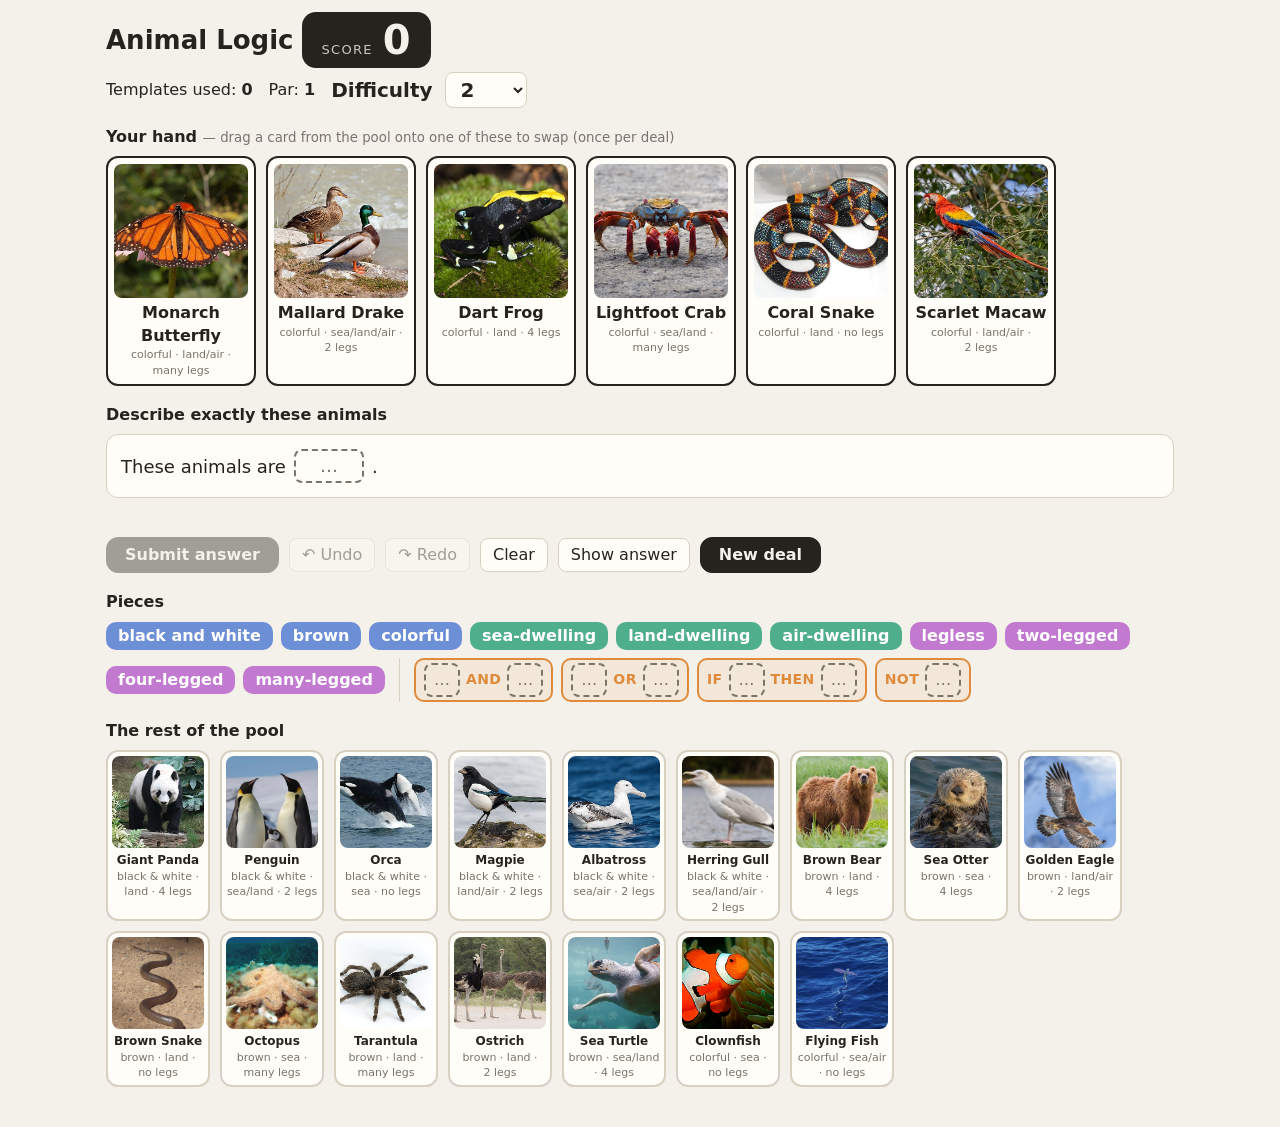
<file: index.html>
<!doctype html>
<html lang="en">
<head>
<meta charset="utf-8">
<meta name="viewport" content="width=device-width, initial-scale=1">
<title>Animal Logic</title>
<link rel="stylesheet" href="style.css">
</head>
<body>
<header>
  <h1>Animal Logic</h1>
  <div id="scorebadge"><span class="lbl">Score</span><b id="total">0</b></div>
</header>
<div id="scorebar">
  <span>Templates used: <b id="score">0</b></span>
  <span>Par: <b id="par">…</b></span>
  <label id="difflabel">Difficulty <select id="difficulty"><option value="mix">Mix</option><option>1</option><option selected>2</option><option>3</option><option>4</option></select></label>
</div>

<section>
  <h2>Your hand <small id="swaphint">— drag a card from the pool onto one of these to swap (once per deal)</small></h2>
  <div id="hand" class="cards big"></div>
</section>

<section>
  <h2>Describe exactly these animals</h2>
  <div id="sentence"><span class="lead">These animals are</span><div id="workspace"></div><span class="lead">.</span></div>
  <div id="status"></div>
  <div id="toolbar">
    <button id="submit" class="primary">Submit answer</button>
    <button id="undo" title="Undo (Ctrl/Cmd+Z)">↶ Undo</button>
    <button id="redo" title="Redo (Ctrl/Cmd+Shift+Z)">↷ Redo</button>
    <button id="clear">Clear</button>
    <button id="showanswer">Show answer</button>
    <button id="newdeal" class="primary">New deal</button>
  </div>
</section>

<section>
  <h2>Pieces</h2>
  <div id="palette"></div>
</section>

<section>
  <h2>The rest of the pool</h2>
  <div id="pool" class="cards small"></div>
</section>

<div id="answer" hidden>
  <div class="panel">
    <h2>Answer</h2>
    <p id="answer-text"></p>
    <p id="answer-count" class="muted"></p>
    <div class="row"><button id="answer-new">New deal</button><button id="answer-close">Close</button></div>
  </div>
</div>

<script src="animals.js"></script>
<script src="logic.js"></script>
<script src="game.js"></script>
</body>
</html>
</file>
<file: style.css>
:root {
  --bg: #f4f1ea; --ink: #26231f; --muted: #7a7469; --card: #fffdf8; --line: #d8d1c2;
  --lit: #ffd84d; --lit-glow: rgba(255, 200, 0, .55); --bad: #d64545; --good: #2f9e5b;
  --col: #6d8fd6; --hab: #4fae8c; --leg: #c27ad1; --op: #e08a3c;
}
@media (prefers-color-scheme: dark) {
  :root { --bg: #1d1b18; --ink: #f1ece2; --muted: #a39b8c; --card: #2a2723; --line: #46413a; }
}
* { box-sizing: border-box; }
body { margin: 0; padding: 0 16px 40px; background: var(--bg); color: var(--ink); font: 16px/1.4 system-ui, sans-serif; max-width: 1100px; margin-inline: auto; }
header { display: flex; justify-content: flex-start; align-items: center; gap: 24px; flex-wrap: wrap; gap: 8px; }
h1 { margin: 16px 0 4px; font-size: 26px; }
h2 { font-size: 16px; margin: 18px 0 8px; } h2 small { font-weight: 400; color: var(--muted); }
button { font: inherit; padding: 5px 12px; border: 1px solid var(--line); background: var(--card); color: var(--ink); border-radius: 8px; cursor: pointer; }
button:hover:not(:disabled) { border-color: var(--ink); } button:disabled { opacity: .4; cursor: default; }
#scorebar { display: flex; gap: 16px; align-items: center; }

.cards { display: flex; flex-wrap: wrap; gap: 10px; }
.card { position: relative; background: var(--card); border: 2px solid var(--line); border-radius: 12px; padding: 6px; text-align: center; transition: opacity .15s, box-shadow .15s, border-color .15s, transform .15s; }
.big .card { width: 150px; } .small .card { width: 104px; font-size: 12px; padding: 4px; }
.card .pic { aspect-ratio: 1; display: grid; place-items: center; background: color-mix(in srgb, var(--line) 35%, transparent); border-radius: 8px; overflow: hidden; }
.card .pic img { width: 100%; height: 100%; object-fit: cover; }
.card .pic .emoji { font-size: 56px; } .small .card .pic .emoji { font-size: 38px; }
.card .nm { font-weight: 600; margin-top: 4px; }
.card .tags { color: var(--muted); font-size: 11px; min-height: 2.6em; }
.card .swap { margin-top: 4px; font-size: 12px; padding: 2px 8px; }
.card .mark { position: absolute; top: -8px; right: -8px; width: 24px; height: 24px; border-radius: 50%; color: #fff; display: none; place-items: center; font-weight: 700; font-size: 14px; }
.card.hand { border-color: var(--ink); }
.card.dim { opacity: .35; filter: grayscale(.8); }
.card.maybe { opacity: .8; }
.card.lit { border-color: var(--lit); box-shadow: 0 0 0 3px var(--lit), 0 0 18px 4px var(--lit-glow); transform: translateY(-2px); }
.card.wrong .mark { display: grid; background: var(--bad); }
.card.right .mark { display: grid; background: var(--good); }

#sentence { display: flex; align-items: center; flex-wrap: wrap; gap: 8px; font-size: 18px; padding: 14px; background: var(--card); border: 1px solid var(--line); border-radius: 12px; }
#workspace { display: contents; }
.slot { display: inline-block; min-width: 70px; min-height: 34px; line-height: 30px; text-align: center; border: 2px dashed var(--muted); border-radius: 8px; color: var(--muted); padding: 0 8px; }
.over { outline: 3px solid var(--op); outline-offset: 2px; background: color-mix(in srgb, var(--op) 18%, transparent); }
.node { display: inline-flex; align-items: center; gap: 6px; padding: 3px 8px; border-radius: 10px; cursor: grab; position: relative; }
.node.atom { color: #fff; font-weight: 600; padding: 3px 12px; }
.atom.color { background: var(--col); } .atom.habitat { background: var(--hab); } .atom.legs { background: var(--leg); }
.node.op { border: 2px solid var(--op); background: color-mix(in srgb, var(--op) 10%, transparent); flex-wrap: wrap; }
.kw { font-weight: 700; color: var(--op); font-size: 14px; letter-spacing: .03em; }
.del { border: 0; background: none; padding: 0 2px; color: var(--muted); font-size: 14px; line-height: 1; }
#status { margin: 8px 2px; min-height: 1.4em; color: var(--muted); }
#status.win { color: var(--good); font-weight: 700; font-size: 18px; }
#toolbar { display: flex; gap: 10px; align-items: center; }
#trash { border: 2px dashed var(--line); border-radius: 8px; padding: 4px 14px; color: var(--muted); font-size: 14px; }
#palette { display: flex; flex-wrap: wrap; gap: 8px; align-items: center; }
#palette .node { cursor: grab; }
#palette .sep { width: 1px; align-self: stretch; background: var(--line); margin: 0 6px; }

.card.swappable { cursor: grab; }

#answer { position: fixed; inset: 0; background: rgba(0,0,0,.5); display: grid; place-items: center; z-index: 10; }
#answer[hidden] { display: none; }
#answer .panel { background: var(--card); border: 1px solid var(--line); border-radius: 14px; padding: 18px 22px; max-width: 520px; margin: 16px; }
#answer p { font-size: 18px; } #answer .muted { color: var(--muted); font-size: 14px; }
#answer .row { display: flex; gap: 10px; }

#scorebadge { display: flex; align-items: baseline; gap: 10px; padding: 6px 20px; margin-top: 12px; background: var(--ink); color: var(--bg); border-radius: 14px; }
#scorebadge .lbl { text-transform: uppercase; letter-spacing: .1em; font-size: 13px; opacity: .8; }
#scorebadge b { font-size: 40px; line-height: 1.1; font-variant-numeric: tabular-nums; }
#scorebar { margin: 4px 0 0; flex-wrap: wrap; }

button[hidden] { display: none; }
button.primary { padding: 6px 18px; font-size: 16px; font-weight: 700; background: var(--ink); color: var(--bg); border-color: var(--ink); border-radius: 12px; }
button.primary:hover:not(:disabled) { transform: translateY(-1px); box-shadow: 0 3px 10px rgba(0,0,0,.25); }

#sizelabel, #difflabel { font-size: 20px; font-weight: 600; }
#sizelabel select, #difflabel select { font: inherit; padding: 4px 10px; margin-left: 6px; border-radius: 8px; border: 1px solid var(--line); background: var(--card); color: var(--ink); }
</file>
